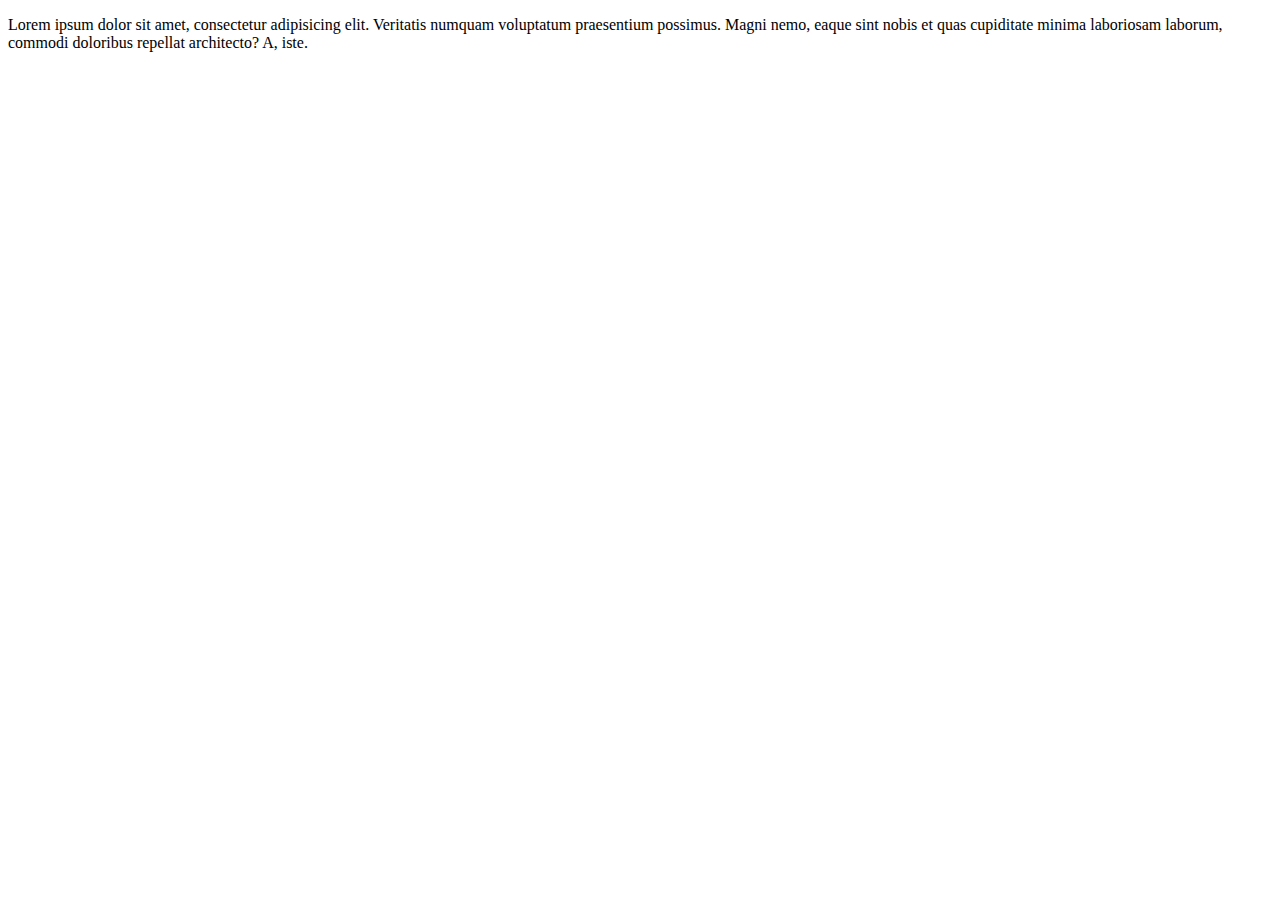
<file: KFU_ITIS-work/index.html>
<!DOCTYPE html>
<html lang="en">
  <head>
    <meta charset="UTF-8" />
    <meta http-equiv="X-UA-Compatible" content="IE=edge" />
    <meta name="viewport" content="width=device-width, initial-scale=1.0" />
    <title>KFU TASKS</title>
  </head>
  <body>
    <p>
      Lorem ipsum dolor sit amet, consectetur adipisicing elit. Veritatis
      numquam voluptatum praesentium possimus. Magni nemo, eaque sint nobis et
      quas cupiditate minima laboriosam laborum, commodi doloribus repellat
      architecto? A, iste.
    </p>
    <script src="./39_this.js"></script>
  </body>
</html>
</file>
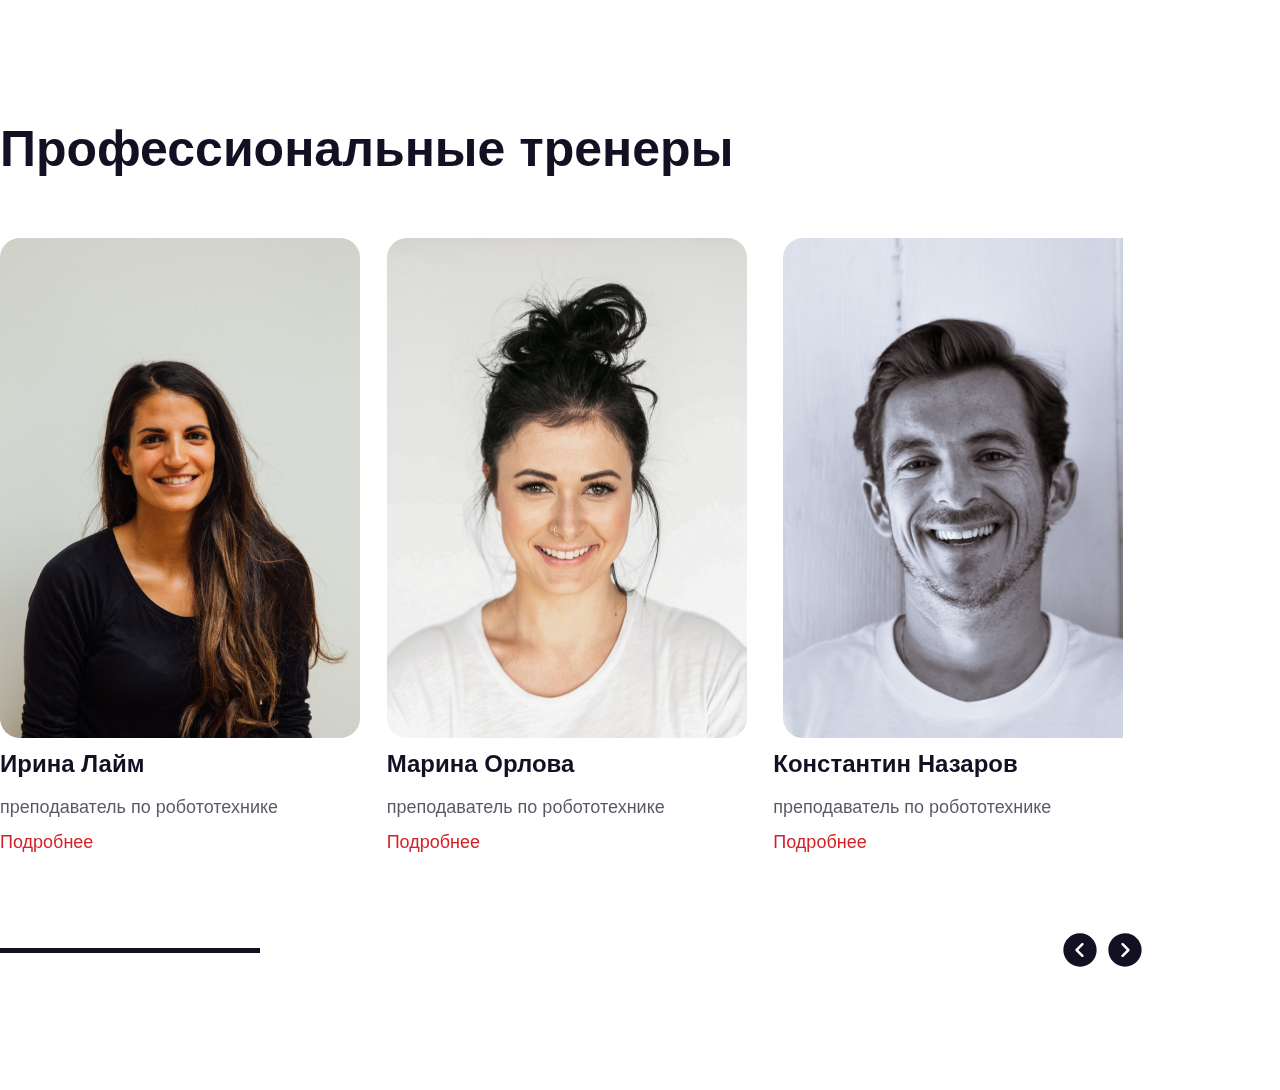
<file: KFU_ITIS-work/41_dom.js/index.html>
<!DOCTYPE html>
<html lang="en">
  <head>
    <meta charset="UTF-8" />
    <meta http-equiv="X-UA-Compatible" content="IE=edge" />
    <meta name="viewport" content="width=device-width, initial-scale=1.0" />
    <link rel="stylesheet" href="../style.comp.css">
    <title>DOM.LESSON-41</title>
  </head>
  <body>
    <section class="coaches">
      <h2>Профессиональные тренеры</h2>
      <section class="coaches__slider">
        <div class="coaches__slider_tracker">
          <article class="coaches__slider_coach">
            <figure>
              <img src="../img/irina.png" alt="irina.png" />
              <figcaption>Ирина Лайм</figcaption>
            </figure>
            <span>преподаватель по робототехнике</span>
            <a href="/" id="1">Подробнее </a>
          </article>
          <article class="coaches__slider_coach">
            <figure>
              <img src="../img/marina.png" alt="marina.png" />
              <figcaption>Марина Орлова</figcaption>
            </figure>
            <span>преподаватель по робототехнике</span>
            <a href="/" id="2">Подробнее </a>
          </article>
          <article class="coaches__slider_coach">
            <figure>
              <img src="../img/kosty.png" alt="kosty.png" />
              <figcaption>Константин Назаров</figcaption>
            </figure>
            <span>преподаватель по робототехнике</span>
            <a href="/" id="3">Подробнее </a>
          </article>
          <article class="coaches__slider_coach">
            <figure>
              <img src="../img/lisa.png" alt="lisa.png" />
              <figcaption>Лиза Весенняя</figcaption>
            </figure>
            <span>преподаватель по робототехнике</span>
            <a href="/" id="4">Подробнее </a>
          </article>
          <article class="coaches__slider_coach">
            <figure>
              <img src="../img/max.png" alt="max.png" />
              <figcaption>Максим Петров</figcaption>
            </figure>
            <span>преподаватель по программированию</span>
            <a href="/" id="5">Подробнее </a>
          </article>
        </div>
      </section>
      <div class="coaches__controls">
        <hr />
        <div class="coaches__controls_arrows">
          <img src="../icons/next.svg" alt="prev" id="prev" />
          <img src="../icons/next.svg" alt="next" id="next" />
        </div>
      </div>
    </section>
    
    <script src="./41_dom.js"></script>
  </body>
</html>
</file>
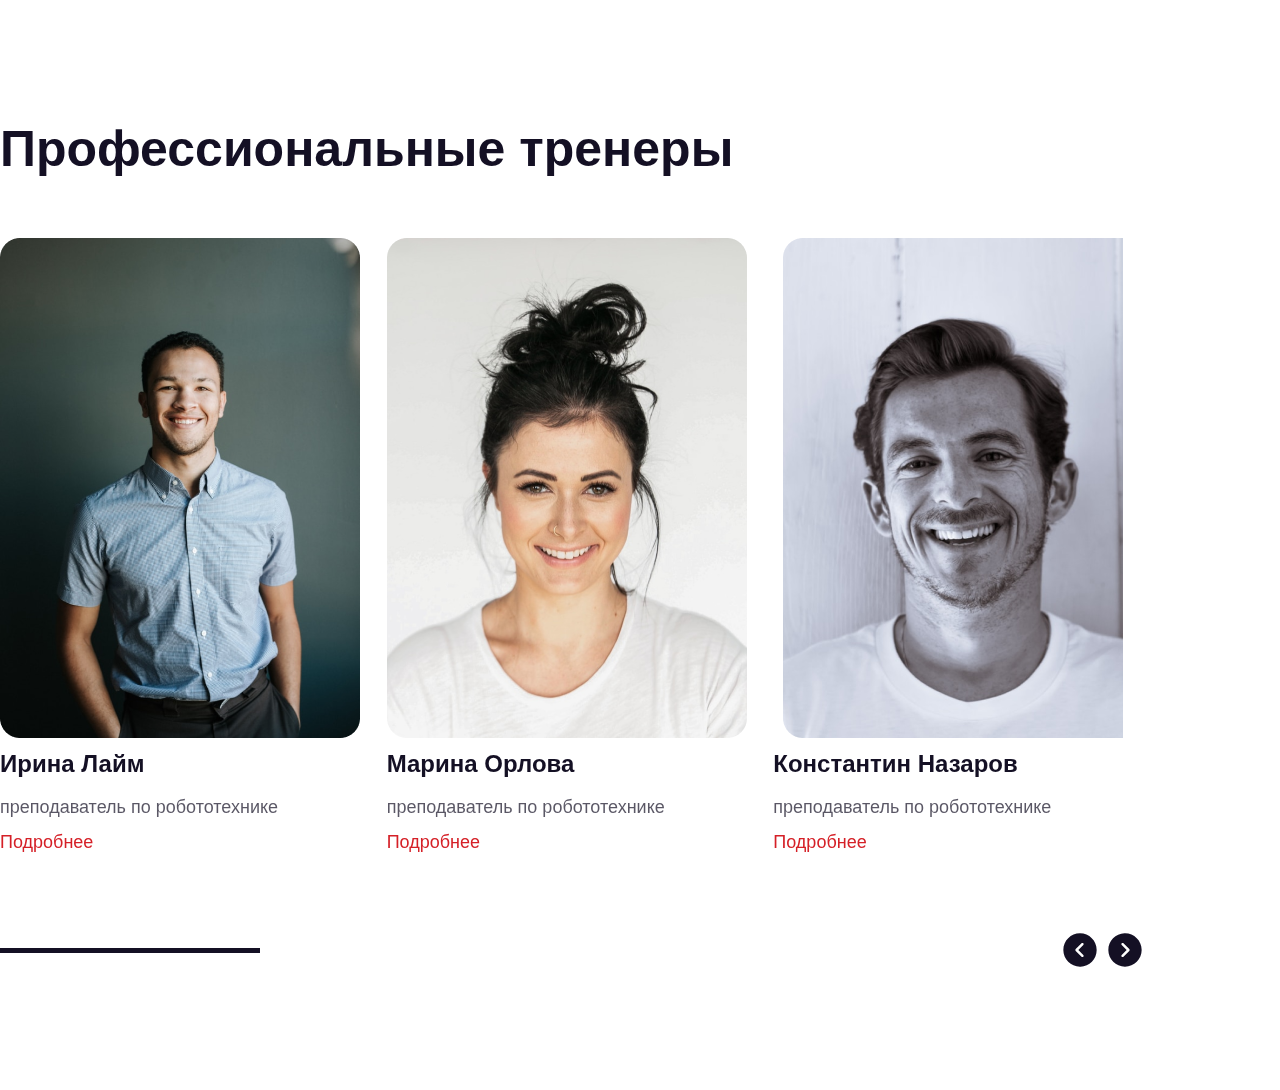
<file: KFU_ITIS-work/42_dom.js/index.html>
<!DOCTYPE html>
<html lang="en">
  <head>
    <meta charset="UTF-8" />
    <meta http-equiv="X-UA-Compatible" content="IE=edge" />
    <meta name="viewport" content="width=device-width, initial-scale=1.0" />
    <link rel="stylesheet" href="../style.comp.css" />
    <title>DOM.LESSON-42</title>
  </head>
  <body>
    <section class="coaches">
      <h2 data-info="title">Профессиональные тренеры</h2>
      <section class="coaches__slider">
        <div class="coaches__slider_tracker">
          <article class="coaches__slider_coach">
            <figure>
              <img src="../img/irina.png" alt="irina.png" />
              <figcaption>Ирина Лайм</figcaption>
            </figure>
            <span>преподаватель по робототехнике</span>
            <a href="./" id="1">Подробнее </a>
          </article>
          <article class="coaches__slider_coach">
            <figure>
              <img src="../img/marina.png" alt="marina.png" />
              <figcaption>Марина Орлова</figcaption>
            </figure>
            <span>преподаватель по робототехнике</span>
            <a href="./" id="2">Подробнее </a>
          </article>
          <article class="coaches__slider_coach">
            <figure>
              <img src="../img/kosty.png" alt="kosty.png" />
              <figcaption>Константин Назаров</figcaption>
            </figure>
            <span>преподаватель по робототехнике</span>
            <a href="./" id="3">Подробнее </a>
          </article>
          <article class="coaches__slider_coach">
            <figure>
              <img src="../img/lisa.png" alt="lisa.png" />
              <figcaption>Лиза Весенняя</figcaption>
            </figure>
            <span>преподаватель по робототехнике</span>
            <a href="./" id="4">Подробнее </a>
          </article>
          <article class="coaches__slider_coach">
            <figure>
              <img src="../img/max.png" alt="max.png" />
              <figcaption>Максим Петров</figcaption>
            </figure>
            <span>преподаватель по программированию</span>
            <a href="./" id="5">Подробнее </a>
          </article>
        </div>
      </section>
      <div class="coaches__controls">
        <hr />
        <div class="coaches__controls_arrows">
          <img src="../icons/next.svg" alt="prev" id="prev" />
          <img src="../icons/next.svg" alt="next" id="next" />
        </div>
      </div>
    </section>

    <script src="./42_dom.js"></script>
  </body>
</html>
</file>
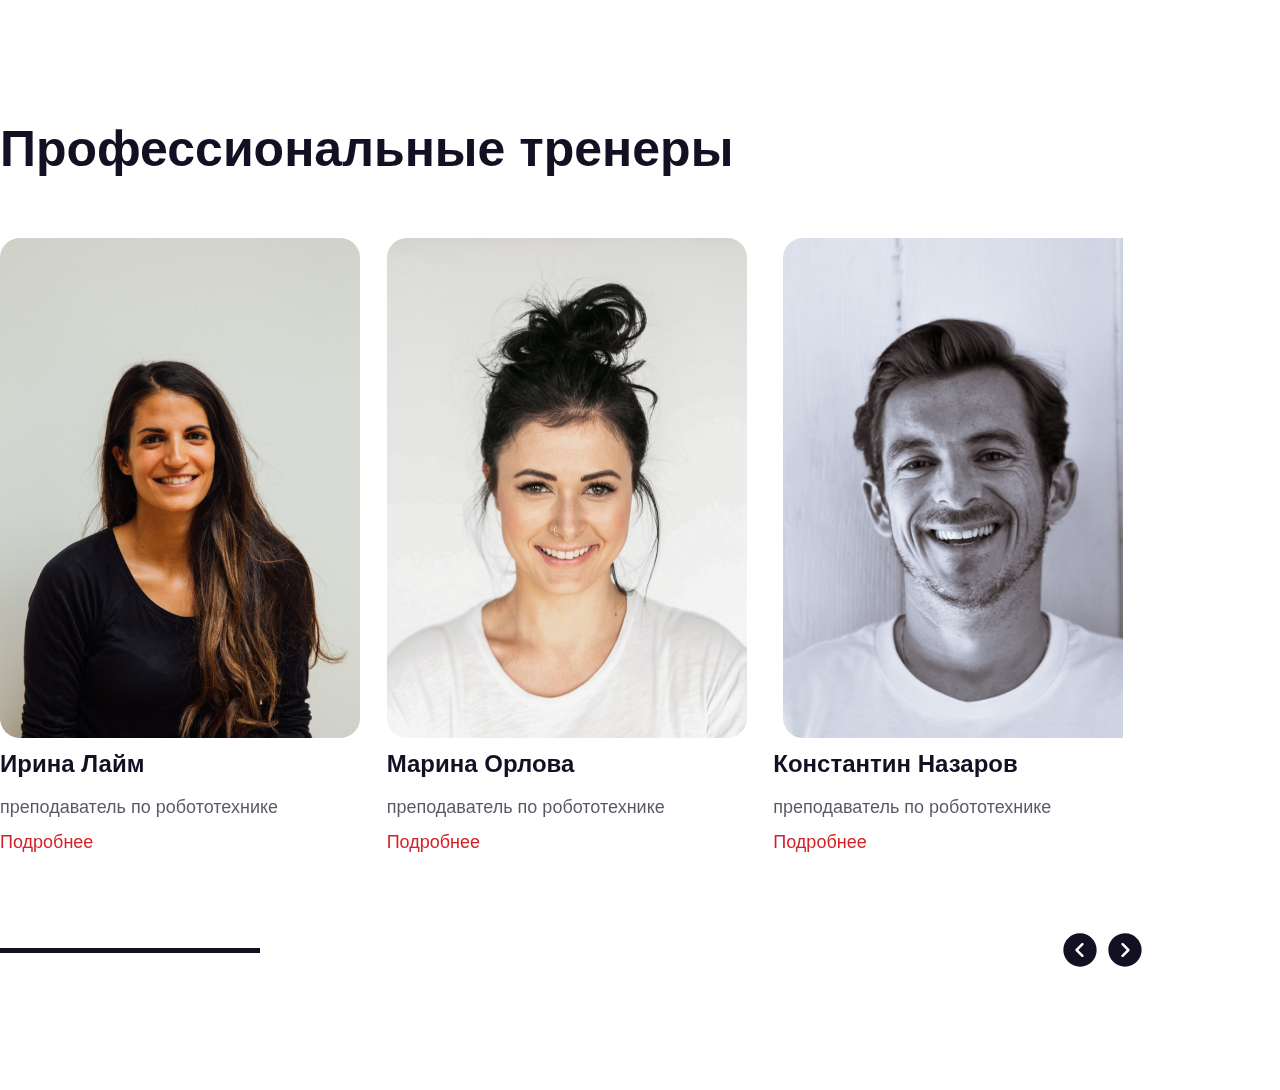
<file: KFU_ITIS-work/43_44_dom.js/index.html>
<!DOCTYPE html>
<html lang="en">
  <head>
    <meta charset="UTF-8" />
    <meta http-equiv="X-UA-Compatible" content="IE=edge" />
    <meta name="viewport" content="width=device-width, initial-scale=1.0" />
    <link rel="stylesheet" href="../style.comp.css" />
    <style>
      .coaches__slider_coach.dynamic {
        background-color: teal;
        color: red;
      }
    </style>
    <title>DOM.LESSON-43-44</title>
  </head>
  <body>
    <section class="coaches">
      <h2 data-info="title">Профессиональные тренеры</h2>
      <section class="coaches__slider">
        <div class="coaches__slider_tracker">
          <article class="coaches__slider_coach">
            <figure>
              <img src="../img/irina.png" alt="irina.png" />
              <figcaption>Ирина Лайм</figcaption>
            </figure>
            <span>преподаватель по робототехнике</span>
            <a href="./" id="1">Подробнее </a>
          </article>
          <article class="coaches__slider_coach">
            <figure>
              <img src="../img/marina.png" alt="marina.png" />
              <figcaption>Марина Орлова</figcaption>
            </figure>
            <span>преподаватель по робототехнике</span>
            <a href="./" id="2">Подробнее </a>
          </article>
          <article class="coaches__slider_coach">
            <figure>
              <img src="../img/kosty.png" alt="kosty.png" />
              <figcaption>Константин Назаров</figcaption>
            </figure>
            <span>преподаватель по робототехнике</span>
            <a href="./" id="3">Подробнее </a>
          </article>
          <article class="coaches__slider_coach">
            <figure>
              <img src="../img/lisa.png" alt="lisa.png" />
              <figcaption>Лиза Весенняя</figcaption>
            </figure>
            <span>преподаватель по робототехнике</span>
            <a href="./" id="4">Подробнее </a>
          </article>
          <article class="coaches__slider_coach">
            <figure>
              <img src="../img/max.png" alt="max.png" />
              <figcaption>Максим Петров</figcaption>
            </figure>
            <span>преподаватель по программированию</span>
            <a href="./" id="5">Подробнее </a>
          </article>
        </div>
      </section>
      <div class="coaches__controls">
        <hr />
        <div class="coaches__controls_arrows">
          <img src="../icons/next.svg" alt="prev" id="prev" />
          <img src="../icons/next.svg" alt="next" id="next" />
        </div>
      </div>
    </section>

    <script src="./43_44_dom.js"></script>
  </body>
</html>
</file>
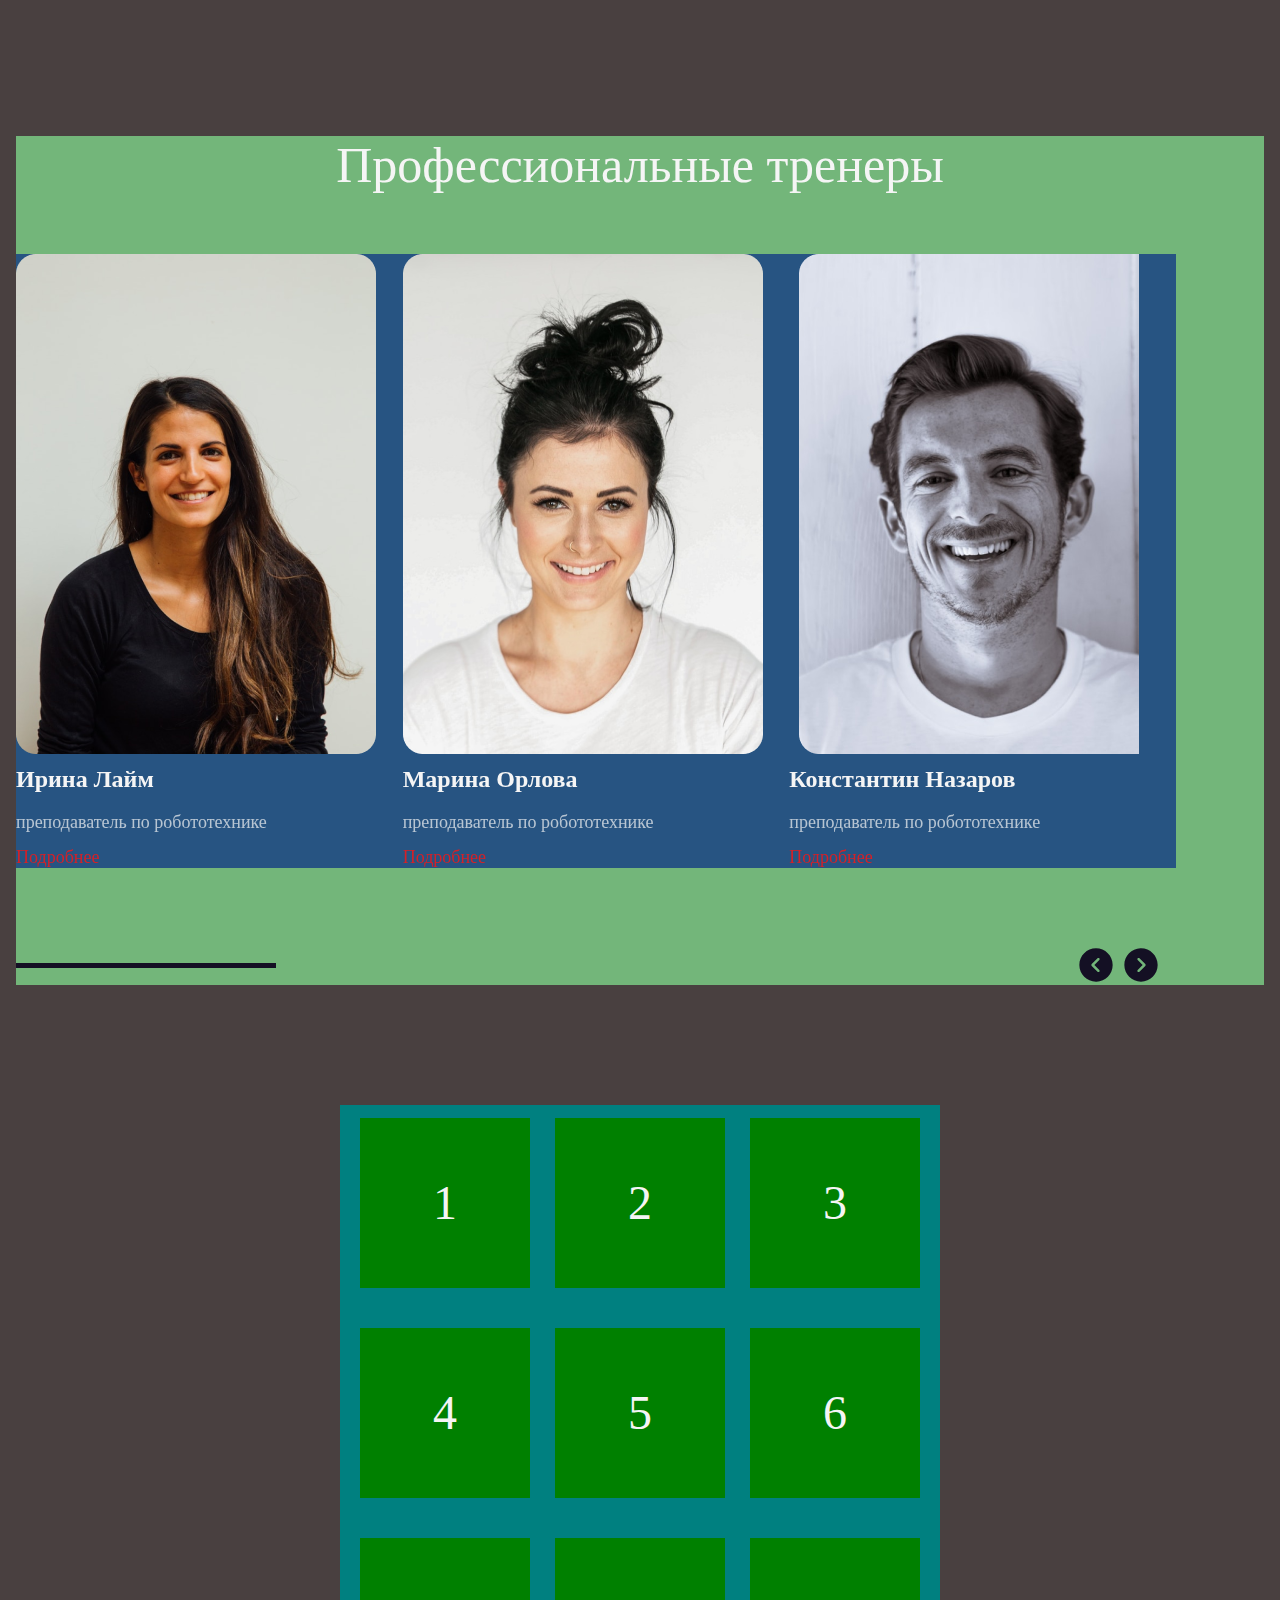
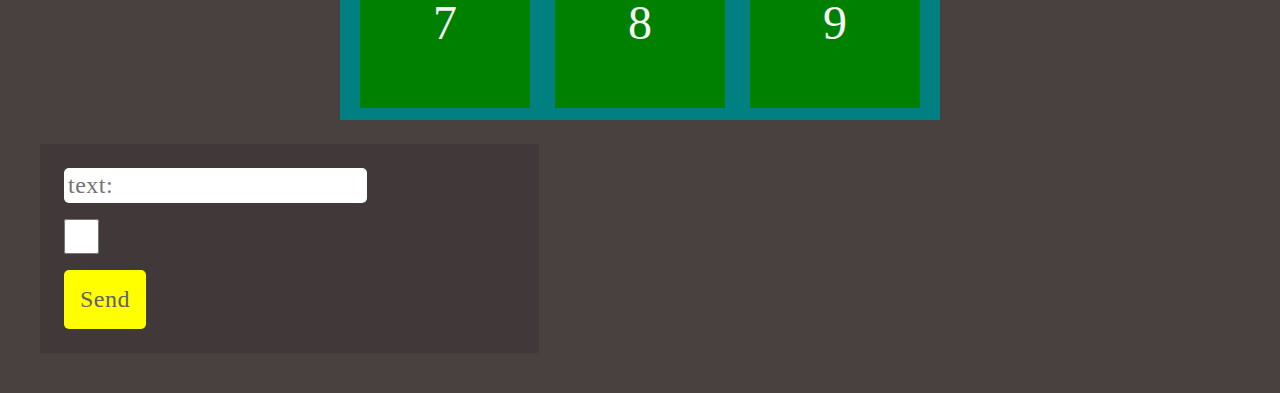
<file: KFU_ITIS-work/45_dom.js/index.html>
<!DOCTYPE html>
<html lang="en">
  <head>
    <meta charset="UTF-8" />
    <meta http-equiv="X-UA-Compatible" content="IE=edge" />
    <meta name="viewport" content="width=device-width, initial-scale=1.0" />
    <link rel="stylesheet" href="../style.comp.css" />
    <link rel="stylesheet" href="./style.min.css" />
    <style>
      .coaches {
        background-color: rgb(115, 182, 122);
      }

      .coaches__slider_tracker {
        background-color: rgb(39, 84, 130);
      }
    </style>
    <title>DOM.LESSON-45-46</title>
  </head>
  <body>
    <section class="coaches">
      <h2 data-info="title">Профессиональные тренеры</h2>
      <section class="coaches__slider">
        <div class="coaches__slider_tracker">
          <article class="coaches__slider_coach">
            <figure>
              <img src="../img/irina.png" alt="irina.png" />
              <figcaption>Ирина Лайм</figcaption>
            </figure>
            <span>преподаватель по робототехнике</span>
            <a href="./" id="1">Подробнее </a>
          </article>
          <article class="coaches__slider_coach">
            <figure>
              <img src="../img/marina.png" alt="marina.png" />
              <figcaption>Марина Орлова</figcaption>
            </figure>
            <span>преподаватель по робототехнике</span>
            <a href="./" id="2">Подробнее </a>
          </article>
          <article class="coaches__slider_coach">
            <figure>
              <img src="../img/kosty.png" alt="kosty.png" />
              <figcaption>Константин Назаров</figcaption>
            </figure>
            <span>преподаватель по робототехнике</span>
            <a href="./" id="3">Подробнее </a>
          </article>
          <article class="coaches__slider_coach">
            <figure>
              <img src="../img/lisa.png" alt="lisa.png" />
              <figcaption>Лиза Весенняя</figcaption>
            </figure>
            <span>преподаватель по робототехнике</span>
            <a href="./" id="4">Подробнее </a>
          </article>
          <article class="coaches__slider_coach">
            <figure>
              <img src="../img/max.png" alt="max.png" />
              <figcaption>Максим Петров</figcaption>
            </figure>
            <span>преподаватель по программированию</span>
            <a href="./" id="5">Подробнее </a>
          </article>
        </div>
      </section>
      <div class="coaches__controls">
        <hr />
        <div class="coaches__controls_arrows">
          <img src="../icons/next.svg" alt="prev" id="prev" />
          <img src="../icons/next.svg" alt="next" id="next" />
        </div>
      </div>
    </section>

    <!-- СМОТРИМ ПАТТЕРН ДЕЛЕГИРОВАНИЯ -->
    <section class="squares">
      <!-- Render -->
    </section>

    <!-- ФОРМА И СОБЫТИЯ -->
    <form action="" id="form">
      <p><input type="text" placeholder="text:" id='text'/></p>
      <p><input type="checkbox" id='checkbox'/></p>
      <p><button>send</button></p>
    </form>

    <script src="./45_46_dom.js" type="module"></script>
  </body>
</html>
</file>
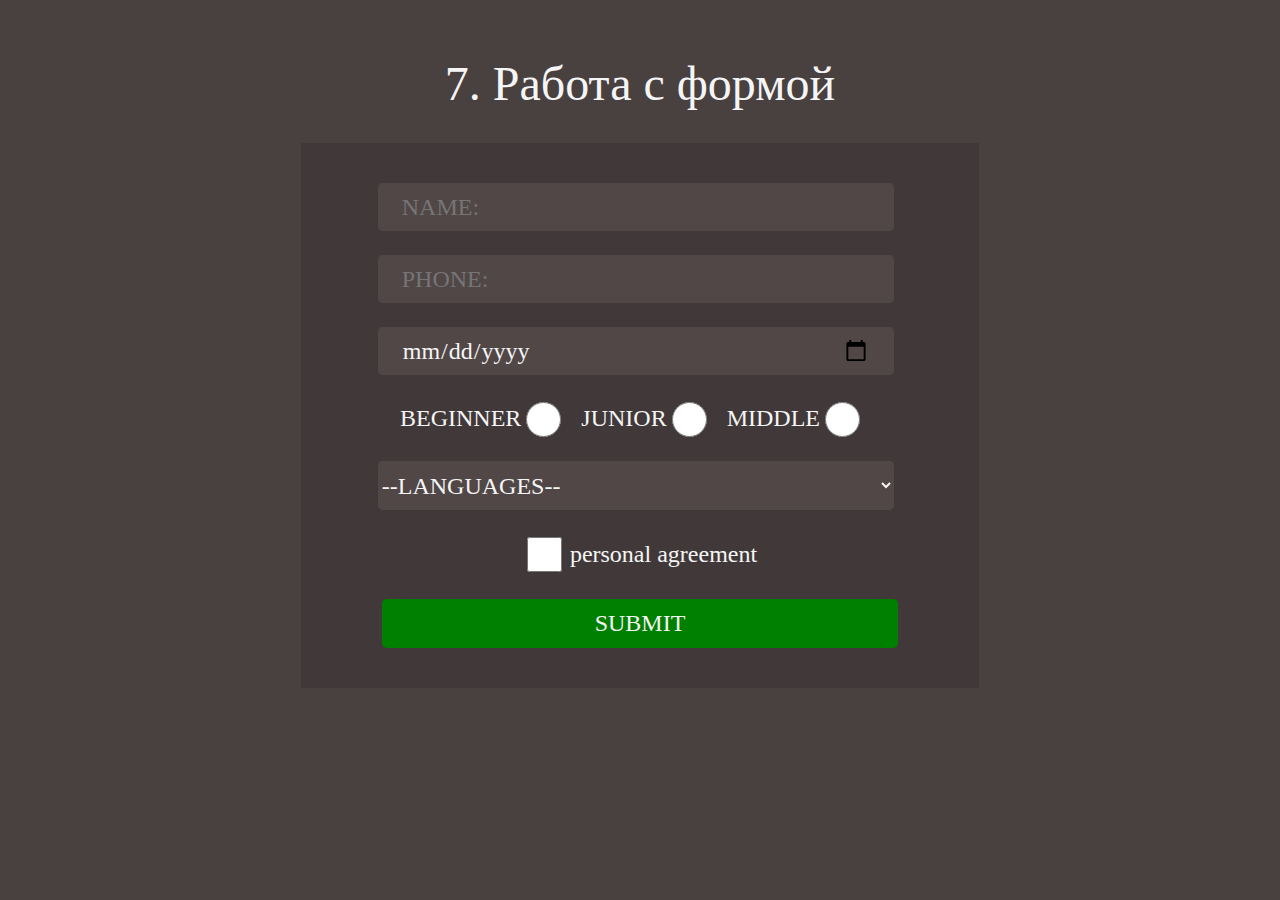
<file: KFU_ITIS-work/47_dom.js/index.html>
<!DOCTYPE html>
<html lang="en">
  <head>
    <meta charset="UTF-8" />
    <meta http-equiv="X-UA-Compatible" content="IE=edge" />
    <meta name="viewport" content="width=device-width, initial-scale=1.0" />
    <link rel="stylesheet" href="style.min.css" />
     <title>DOM.LESSON-47</title>
  </head>
  <body class="bo">    
    <h1>7. Работа с формой</h1>

    <form action="" class="form" id="form">
      <p>
        <label for="text">
          <input
            type="text"
            placeholder="NAME:"
            size="10"
            autofocus
            name="login"
            id="text"
          />
        </label>
      </p>
      <p>
        <label for="number">
          <input
            type="tel"
            placeholder="PHONE:"
            maxlength="11"
            tab="2"
            name="tel"
          />
        </label>
      </p>
      <p>
        <input type="date" name="date" tab="3" />
      </p>
      <p class="radio__p">
        <label for="radio1">
          <span>BEGINNER</span>
          <input
            type="radio"
            id="radio1"
            name="radio"
            tab="4"
            value="BEGINNER"
          />
        </label>
        <label for="radio2">
          <span>JUNIOR</span>
          <input type="radio" id="radio2" name="radio" tab="5" value="JUNIOR" />
        </label>
        <label for="radio3">
          <span>MIDDLE</span>
          <input type="radio" id="radio3" name="radio" tab="6" value="MIDDLE" />
        </label>
      </p>
      <p>
        <select name="select" tab="7">
          <option value="" selected>--LANGUAGES--</option>
          <option value="js">JAVASCRIPT</option>
          <option value="html">HTML</option>
          <option value="css">CSS</option>
          <option value="react">REACT</option>
        </select>
      </p>
      <p>
        <label for="checkbox">
          <input type="checkbox" name="checkbox" tab="8" />
          <span>personal agreement</span>
        </label>
      </p>
      <p>
        <input type="submit" name="submit" value="SUBMIT" tab="7" />
      </p>
    </form>

    <script src="./47_dom.js"></script>
  </body>
</html>
</file>
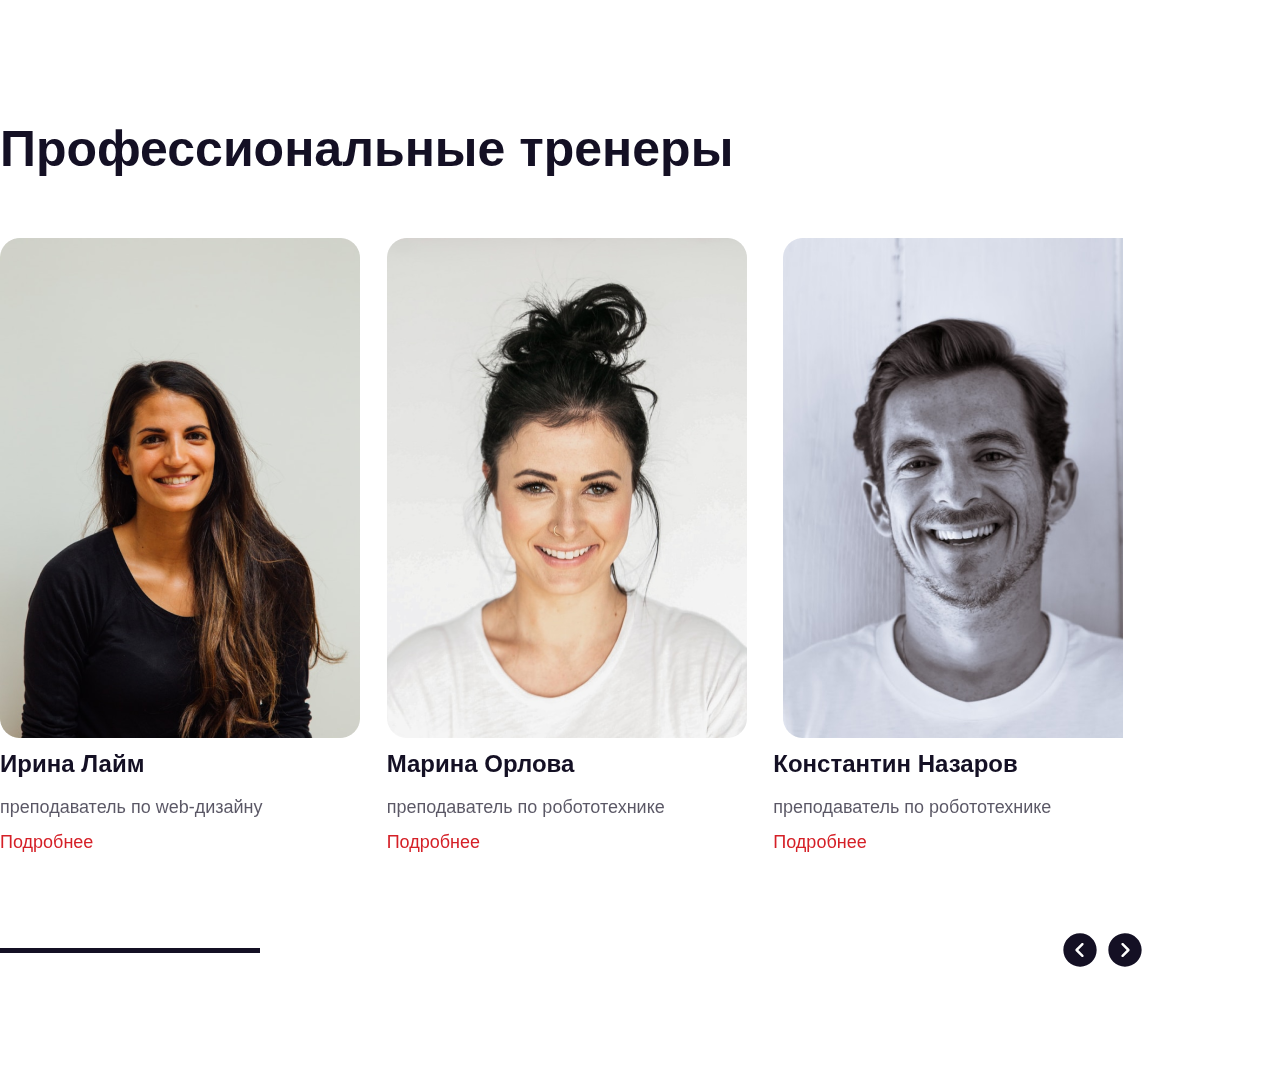
<file: KFU_ITIS-work/50_dom.js/index.html>
<!DOCTYPE html>
<html lang="en">
  <head>
    <meta charset="UTF-8" />
    <meta http-equiv="X-UA-Compatible" content="IE=edge" />
    <meta name="viewport" content="width=device-width, initial-scale=1.0" />
    <link rel="stylesheet" href="../style.comp.css" />
     <title>DOM.LESSON-50</title>
  </head>
  <body>
    <section class="coaches">
      <h2 data-info="title">Профессиональные тренеры</h2>
      <section class="coaches__slider">
        <div class="coaches__slider_tracker">
          <!-- <article class="coaches__slider_coach">
            <figure>
              <img src="../img/irina.png" alt="irina.png" />
              <figcaption>Ирина Лайм</figcaption>
            </figure>
            <span>преподаватель по робототехнике</span>
            <a href="./" id="1">Подробнее </a>
          </article>
          <article class="coaches__slider_coach">
            <figure>
              <img src="../img/marina.png" alt="marina.png" />
              <figcaption>Марина Орлова</figcaption>
            </figure>
            <span>преподаватель по робототехнике</span>
            <a href="./" id="2">Подробнее </a>
          </article>
          <article class="coaches__slider_coach">
            <figure>
              <img src="../img/kosty.png" alt="kosty.png" />
              <figcaption>Константин Назаров</figcaption>
            </figure>
            <span>преподаватель по робототехнике</span>
            <a href="./" id="3">Подробнее </a>
          </article>
          <article class="coaches__slider_coach">
            <figure>
              <img src="../img/lisa.png" alt="lisa.png" />
              <figcaption>Лиза Весенняя</figcaption>
            </figure>
            <span>преподаватель по робототехнике</span>
            <a href="./" id="4">Подробнее </a>
          </article>
          <article class="coaches__slider_coach">
            <figure>
              <img src="../img/max.png" alt="max.png" />
              <figcaption>Максим Петров</figcaption>
            </figure>
            <span>преподаватель по программированию</span>
            <a href="./" id="5">Подробнее </a>
          </article> -->
        </div>
      </section>
      <div class="coaches__controls">
        <hr />
        <div class="coaches__controls_arrows">
          <img src="../icons/next.svg" alt="prev" id="prev" />
          <img src="../icons/next.svg" alt="next" id="next" />
        </div>
      </div>
    </section>

    <script src="./50_dom.js" type="module"></script>
  </body>
</html>
</file>
<file: KFU_ITIS-work/style.comp.css>
* {
  -webkit-box-sizing: border-box;
  box-sizing: border-box;
  padding: 0px;
  margin: 0px;
}
:root {
  --app-18-fs: 18px;
  --app-20-fs: 20px;
  --app-30-fs: 30px;
  --app-36-fs: 36px;
  --app-50-fs: 50px;
  --app-60-fs: 60px;
  --app-70-fs: 70px;
  --app-red-color: #d52027;
  --app-text-color: #141024;
  --app-violet-color: #141024;
  --app-white-color: #fff;
  --app-ph-color: #282944;
  --app-600-fw: 600;
  --app-400-fw: 400;
  --app-5-br: 5px;
}
h1 {
  font-size: var(--app-70-fs);
  font-weight: var(--app-600-fw);
}
h2 {
  font-size: var(--app-50-fs);
  font-weight: var(--app-600-fw);
}
h3 {
  font-size: var(--app-30-fs);
  font-weight: var(--app-400-fw);
  line-height: 48px;
  width: 891px;
}
h4 {
  font-size: 24px;
  font-weight: var(--app-600-fw);
  line-height: 35.4px;
}
a {
  text-decoration: none;
  color: inherit;
}
a:hover {
  color: var(--app-ph-color);
}
ul {
  list-style-position: inside;
  list-style-type: none;
}
button,
input {
  outline: none;
  border: none;
  border-radius: var(--app-5-br);
  font-family: inherit;
  color: var(--app-white-color);
  letter-spacing: 0.5px;
  cursor: pointer;
}
body {
  font-family: "Jost", sans-serif;
  font-size: var(--app-30-fs);
  color: var(--app-violet-color);
}
section {
  background-color: rgba(0, 0, 0, 0);
}
.container {
  width: 1160px;
  margin: 0 auto;
  background: -webkit-gradient(
    linear,
    right top,
    left bottom,
    color-stop(50%, var(--app-white-color)),
    to(#71ffff)
  );
  background: linear-gradient(
    to bottom left,
    var(--app-white-color) 50%,
    #71ffff
  );
}
.redButton {
  background-color: var(--app-red-color);
  height: 79px;
  width: 280px;
  font-weight: var(--app-400-fw);
  font-size: var(--app-18-fs);
}
.digit {
  font-size: var(--app-70-fs);
  line-height: 112px;
  font-weight: var(--app-600-fw);
}
.ellipse {
  border-radius: 50%;
  border: 80px solid var(--app-white-color);
  width: 783px;
  height: 783px;
  margin-bottom: 100px;
}
.level {
  width: 151px;
  height: 48px;
  font-weight: var(--app-600-fw);
  font-size: var(--app-30-fs);
  line-height: 160%;
  text-align: center;
}
.phone {
  font-weight: var(--app-600-fw);
  font-size: var(--app-30-fs);
  line-height: 48px;
  text-align: right;
  height: 48px;
}
.header {
  background-color: var(--app-violet-color);
  height: 1080px;
  color: var(--app-white-color);
  position: relative;
}
.header__container {
  background: none;
}
.header__flex {
  width: calc(100% - 200px);
  margin: 0 auto;
  height: 108px;
  display: -webkit-box;
  display: -ms-flexbox;
  display: flex;
  -webkit-box-align: center;
  -ms-flex-align: center;
  align-items: center;
  -webkit-box-pack: justify;
  -ms-flex-pack: justify;
  justify-content: space-between;
  background: none;
}
.header__flex_logo {
  font-weight: var(--app-600-fw);
  font-size: var(--app-30-fs);
  line-height: 48px;
}
.header nav {
  width: 324px;
  height: 32px;
}
.header__nav {
  display: -webkit-box;
  display: -ms-flexbox;
  display: flex;
  -webkit-box-align: center;
  -ms-flex-align: center;
  align-items: center;
  -webkit-box-pack: justify;
  -ms-flex-pack: justify;
  justify-content: space-between;
  line-height: 32px;
}
.header__nav_link {
  font-size: var(--app-20-fs);
}
.header__title {
  margin-top: 236px;
  width: 516px;
}
.header__title h1 {
  height: 112px;
}
.header__title_desc {
  display: inline-block;
  font-weight: var(--app-400-fw);
  font-size: var(--app-20-fs);
  line-height: 32px;
  width: 478px;
  margin-top: var(--app-20-fs);
}
.header__title_btn {
  width: 260px;
  font-size: var(--app-18-fs);
  font-weight: var(--app-400-fw);
  text-align: center;
  line-height: 28.8px;
  margin-top: 50px;
}
.header__image {
  position: absolute;
  width: 783px;
  height: 917.48px;
  left: 924px;
  top: 162.52px;
  text-align: center;
}
.header__image img {
  position: absolute;
  top: 0px;
  left: 50%;
  -webkit-transform: translateX(-50%);
  transform: translateX(-50%);
}
.achievements {
  margin: 120px 0px;
}
.achievements .digit {
  color: var(--app-red-color);
}
.achievements__stat {
  display: -webkit-box;
  display: -ms-flexbox;
  display: flex;
  -webkit-box-align: center;
  -ms-flex-align: center;
  align-items: center;
  -webkit-box-pack: justify;
  -ms-flex-pack: justify;
  justify-content: space-between;
  margin-top: var(--app-60-fs);
}
.achievements__stat_item {
  width: 260px;
}
.achievements__stat_item span {
  display: inline-block;
  font-weight: var(--app-400-fw);
  font-size: var(--app-18-fs);
  opacity: 0.7;
  line-height: 28.8px;
}
.credits {
  padding: 100px 0px;
}
.credits__flex {
  margin-top: 60px;
  display: -webkit-box;
  display: -ms-flexbox;
  display: flex;
  -webkit-box-align: center;
  -ms-flex-align: center;
  align-items: center;
  -webkit-box-pack: justify;
  -ms-flex-pack: justify;
  justify-content: space-between;
  position: relative;
}
.credits__flex_item {
  width: 360px;
  text-align: left;
}
.credits__flex_item h4 {
  font-size: 1.5rem;
}
.credits__flex_item span {
  display: inline-block;
  font-weight: var(--app-400-fw);
  font-size: var(--app-18-fs);
  opacity: 0.7;
  line-height: 28.8px;
  margin-top: var(--app-20-fs);
}
.credits__flex_item:last-child h4 {
  width: 105px;
  position: relative;
}
.credits__flex_item:last-child h4::after {
  content: "i";
  width: 24px;
  height: 24px;
  position: absolute;
  top: -0.5rem;
  right: -2rem;
  font-weight: 400;
  opacity: 0.7;
  display: -webkit-box;
  display: -ms-flexbox;
  display: flex;
  -webkit-box-align: center;
  -ms-flex-align: center;
  align-items: center;
  -webkit-box-pack: justify;
  -ms-flex-pack: justify;
  justify-content: space-between;
  -webkit-box-pack: center;
  -ms-flex-pack: center;
  justify-content: center;
}
.credits__flex_warn {
  display: inline-block;
  top: 0px;
  right: 2px;
  padding: 15px 20px;
  gap: 10px;
  font-size: 16px;
  font-weight: var(--app-400-fw);
  position: absolute;
  width: 255px;
  height: 56px;
  -webkit-box-shadow: 0px 2px 8px rgba(20, 16, 36, 0.1);
  box-shadow: 0px 2px 8px rgba(20, 16, 36, 0.1);
  border-radius: 5px;
  -webkit-transform: translateY(-102%);
  transform: translateY(-102%);
}
.coaches {
  margin: 120px 0px;
}
.coaches__slider {
  margin-top: 60px;
  width: 1160px;
  overflow-x: hidden;
}
.coaches__slider_tracker {
  display: -webkit-box;
  display: -ms-flexbox;
  display: flex;
  -webkit-box-pack: start;
  -ms-flex-pack: start;
  justify-content: flex-start;
  width: 200%;
  will-change: transform;
  -webkit-transition: -webkit-transform 0.3s ease-out;
  transition: -webkit-transform 0.3s ease-out;
  transition: transform 0.3s ease-out;
  transition: transform 0.3s ease-out, -webkit-transform 0.3s ease-out;
  -webkit-box-align: start;
  -ms-flex-align: start;
  align-items: start;
}
.coaches__slider_coach {
  width: 360px;
  display: -webkit-box;
  display: -ms-flexbox;
  display: flex;
  -webkit-box-orient: vertical;
  -webkit-box-direction: normal;
  -ms-flex-direction: column;
  flex-direction: column;
  -webkit-box-align: stretch;
  -ms-flex-align: stretch;
  align-items: stretch;
  -webkit-box-pack: center;
  -ms-flex-pack: center;
  justify-content: center;
  margin-right: 26.66px;
}
.coaches__slider_coach figure {
  width: 100%;
}
.coaches__slider_coach figcaption {
  font-weight: var(--app-600-fw);
  font-size: 24px;
  line-height: 38.4px;
  margin-bottom: 10px;
}
.coaches__slider_coach img {
  width: 100%;
  height: 500px;
  -o-object-fit: contain;
  object-fit: contain;
}
.coaches__slider_coach span {
  display: inline-block;
  font-weight: var(--app-400-fw);
  font-size: var(--app-18-fs);
  opacity: 0.7;
  line-height: 28.8px;
  margin-bottom: 10px;
}
.coaches__slider_coach a {
  font-weight: var(--app-400-fw);
  font-size: var(--app-18-fs);
  color: var(--app-red-color);
}
.coaches__slider_coach a:hover {
  color: var(--app-ph-color);
}
.coaches__controls {
  margin-top: 77px;
  display: -webkit-box;
  display: -ms-flexbox;
  display: flex;
  -webkit-box-align: center;
  -ms-flex-align: center;
  align-items: center;
  height: 40px;
}
.coaches__controls hr {
  background-color: var(--app-violet-color);
  width: 260px;
  height: 5px;
  border: none;
}
.coaches__controls_arrows {
  margin-left: 800px;
  display: -webkit-box;
  display: -ms-flexbox;
  display: flex;
  -webkit-box-align: center;
  -ms-flex-align: center;
  align-items: center;
}
.coaches__controls_arrows img {
  margin-right: 5px;
}
.coaches__controls_arrows img:last-child {
  -webkit-transform: rotateZ(180deg);
  transform: rotateZ(180deg);
  cursor: pointer;
}
.offers {
  padding: 120px 0px;
}
.offers__flex {
  margin-top: 60px;
  display: -webkit-box;
  display: -ms-flexbox;
  display: flex;
  -webkit-box-align: center;
  -ms-flex-align: center;
  align-items: center;
  -webkit-box-pack: justify;
  -ms-flex-pack: justify;
  justify-content: space-between;
  -webkit-box-align: stretch;
  -ms-flex-align: stretch;
  align-items: stretch;
}
.offers__flex_item {
  width: 360px;
  display: -webkit-box;
  display: -ms-flexbox;
  display: flex;
  -webkit-box-orient: vertical;
  -webkit-box-direction: normal;
  -ms-flex-direction: column;
  flex-direction: column;
  -webkit-box-align: center;
  -ms-flex-align: center;
  align-items: center;
  -webkit-box-pack: justify;
  -ms-flex-pack: justify;
  justify-content: space-between;
  border: 1px solid rgba(20, 16, 36, 0.2);
  border-radius: 20px;
  padding: 40px;
  -webkit-transition: all 0.2s ease-out;
  transition: all 0.2s ease-out;
}
.offers__flex_item .digit {
  font-size: var(--app-50-fs);
  margin-bottom: 20px;
}
.offers__flex_item span {
  display: inline-block;
  font-weight: var(--app-400-fw);
  font-size: var(--app-18-fs);
  opacity: 0.7;
  line-height: 28.8px;
  width: 250px;
  text-align: center;
  margin-bottom: 60px;
}
.offers__flex_item:hover {
  color: var(--app-white-color);
  background-color: var(--app-violet-color);
  -webkit-transform: scale(1.08);
  transform: scale(1.08);
}
.footer {
  height: 619px;
  padding: 87px;
  color: var(--app-white-color);
  position: relative;
  overflow: hidden;
  background-color: var(--app-red-color);
}
.footer__flex {
  display: -webkit-box;
  display: -ms-flexbox;
  display: flex;
  -webkit-box-align: center;
  -ms-flex-align: center;
  align-items: center;
  -webkit-box-pack: justify;
  -ms-flex-pack: justify;
  justify-content: space-between;
  -webkit-box-pack: center;
  -ms-flex-pack: center;
  justify-content: center;
  -webkit-box-align: start;
  -ms-flex-align: start;
  align-items: start;
  background: none;
}
.footer__discount {
  margin-top: 19px;
  width: 467px;
  margin-right: 67px;
}
.footer__discount h3 {
  font-size: 36px;
  line-height: 48px;
  font-weight: var(--app-600-fw);
  width: 100%;
}
.footer__discount span {
  display: inline-block;
  font-weight: var(--app-400-fw);
  font-size: var(--app-18-fs);
  opacity: 0.7;
  line-height: 28.8px;
  font-size: var(--app-20-fs);
  margin-top: var(--app-20-fs);
}
.footer__form {
  width: 500px;
}
.footer__form input {
  display: inline-block;
  width: 100%;
  height: 64px;
  margin-bottom: 10px;
  padding: 19px;
  font-size: 18px;
}
.footer__form input::-webkit-input-placeholder {
  font-size: 19px;
}
.footer__form input::-moz-placeholder {
  font-size: 19px;
}
.footer__form input:-ms-input-placeholder {
  font-size: 19px;
}
.footer__form input::-ms-input-placeholder {
  font-size: 19px;
}
.footer__form input::placeholder {
  font-size: 19px;
}
.footer__form p:last-child input {
  background-color: var(--app-violet-color);
  opacity: 0.7;
  letter-spacing: 0.7px;
  position: relative;
  z-index: 2;
}
.footer__mask {
  overflow: hidden;
  position: absolute;
  left: 0px;
  top: 360px;
  width: 100%;
  display: -webkit-box;
  display: -ms-flexbox;
  display: flex;
}
.footer__contacts {
  width: 100%;
  height: 159px;
  background-color: var(--app-violet-color);
  position: absolute;
  left: 0px;
  bottom: 0px;
  opacity: 0.9;
  display: -webkit-box;
  display: -ms-flexbox;
  display: flex;
  -webkit-box-align: center;
  -ms-flex-align: center;
  align-items: center;
  -webkit-box-pack: justify;
  -ms-flex-pack: justify;
  justify-content: space-between;
  padding: 40px 100px;
}
.footer__contacts_copyright {
  width: 478px;
  height: 74px;
  display: -webkit-box;
  display: -ms-flexbox;
  display: flex;
  -webkit-box-orient: vertical;
  -webkit-box-direction: normal;
  -ms-flex-direction: column;
  flex-direction: column;
}
.footer__contacts_copyright h3 {
  font-weight: 700;
  font-size: var(--app-30-fs);
  line-height: 48px;
  height: 48px;
  width: 478px;
}
.footer__contacts_copyright span {
  margin-top: 5px;
  display: inline-block;
  font-weight: var(--app-400-fw);
  font-size: var(--app-18-fs);
  opacity: 0.7;
  line-height: 28.8px;
  line-height: 25.6px;
  font-size: 16px;
}
.modal {
  opacity: 0;
  z-index: -1;
  width: 940px;
  position: fixed;
  height: 768px;
  color: var(--app-purple-color);
  font-size: var(--app-20-fs);
  border-radius: var(--app-20-fs);
  background: var(--app-white-color);
  left: 490px;
  top: 559px;
  -webkit-transform: translateY(-50%);
  transform: translateY(-50%);
  padding: 40px;
  will-change: opacity, z-index;
  -webkit-transition: opacity 0.3s linear, z-index 0.3s linear;
  transition: opacity 0.3s linear, z-index 0.3s linear;
}
.modal__header {
  display: -webkit-box;
  display: -ms-flexbox;
  display: flex;
  -webkit-box-align: center;
  -ms-flex-align: center;
  align-items: center;
  -webkit-box-pack: justify;
  -ms-flex-pack: justify;
  justify-content: space-between;
  -webkit-box-align: start;
  -ms-flex-align: start;
  align-items: start;
  -webkit-box-pack: start;
  -ms-flex-pack: start;
  justify-content: start;
}
.modal__header_img {
  margin-right: 40px;
  width: 160px;
  height: 222px;
}
.modal__header_img img {
  width: 100%;
  height: 100%;
  -o-object-fit: contain;
  object-fit: contain;
}
.modal__header_desc span {
  margin-top: 10px;
  display: inline-block;
  font-weight: var(--app-400-fw);
  font-size: var(--app-18-fs);
  opacity: 0.7;
  line-height: 28.8px;
}
.modal__header_desc div {
  margin-top: 10px;
}
.modal__header_exit {
  display: inline-block;
  font-weight: var(--app-400-fw);
  font-size: var(--app-18-fs);
  opacity: 0.7;
  line-height: 28.8px;
  margin-left: auto;
  cursor: pointer;
  -webkit-user-select: none;
  -moz-user-select: none;
  -ms-user-select: none;
  user-select: none;
}
.modal__header_exit:hover {
  color: var(--app-red-color);
}
.modal__tabs {
  margin-top: 40px;
  display: -webkit-box;
  display: -ms-flexbox;
  display: flex;
  -webkit-box-pack: start;
  -ms-flex-pack: start;
  justify-content: start;
}
.modal__tabs_item {
  font-weight: 500px;
  line-height: 32px;
  cursor: pointer;
  -webkit-user-select: none;
  -moz-user-select: none;
  -ms-user-select: none;
  user-select: none;
}
.modal__tabs_item.active {
  color: var(--app-red-color);
  font-weight: 500;
}
.modal__tabs_item:last-child {
  margin-left: 180px;
}
.modal__content {
  width: 860px;
  height: 334px;
  font-weight: 400;
  font-size: 20px;
  overflow: auto;
}
.modal__content p {
  line-height: 32px;
  margin: 40px 0;
}
.modal__content h4 {
  text-align: center;
}
.modal__content::-webkit-scrollbar {
  width: 5px;
}
.modal__content::-webkit-scrollbar-track {
  background: var(--app-white-color);
}
.modal__content::-webkit-scrollbar-thumb {
  border-radius: 40px;
  background: var(--app-violet-color);
  height: 40px;
}
.modal.active {
  opacity: 1;
  z-index: 3;
}
</file>
<file: KFU_ITIS-work/45_dom.js/style.min.css>
* {
  -webkit-box-sizing: border-box;
  box-sizing: border-box;
}
:root {
  --app-body-bg: #494040;
  --app-base-color: whitesmoke;
  --app-success-color: green;
  --app-danger-color: brown;
  --app-h3-color: teal;
  --app-base-font: "Roboto Condensed";
  --app-sm-fs: 1rem;
  --app-md-fs: 1.5rem;
}
body {
  background: var(--app-body-bg);
  color: var(--app-base-color);
  font-family: var(--app-base-font), serif;
  font-size: var(--app-md-fs);
  padding: 1rem;
}
h1,
h2,
h3 {
  text-align: center;
  font-weight: 500;
}
form {
  padding: var(--app-sm-fs);
  margin: var(--app-md-fs);
  width: 40%;
  background: #413939;
}
input {
  height: 35px;
  margin-right: 0.5rem;
  padding: 0.25rem;
  border: none;
  outline: none;
  font-size: inherit;
  font-family: inherit;
  color: var(--app-danger-color);
}
input:checked + span {
  text-decoration: line-through;
}
input[type="checkbox"] {
  width: 35px;
}
button {
  border: none;
  outline: none;
  background-color: #ff0;
  padding: var(--app-sm-fs);
  font-family: inherit;
  color: #61616c;
  text-transform: capitalize;
  font-size: inherit;
}
button:disabled {
  opacity: 0.2;
}
form p {
  padding: 0.5rem;
  text-align: center;
  display: -webkit-box;
  display: -ms-flexbox;
  display: flex;
  text-align: center;
}
main {
  background-color: var(--app-success-color);
  width: 65%;
  height: 500px;
  border: 2px solid #000;
  margin: var(--app-sm-fs) auto;
  display: -webkit-box;
  display: -ms-flexbox;
  display: flex;
  -webkit-box-align: center;
  -ms-flex-align: center;
  align-items: center;
  -webkit-box-pack: center;
  -ms-flex-pack: center;
  justify-content: center;
}
.article {
  border: 2px solid #000;
  width: 80%;
  background: var(--app-danger-color);
  padding: var(--app-md-fs);
}
.article__p {
  padding: var(--app-md-fs);
  background-color: var(--app-body-bg);
}
.article__p::first-letter {
  color: var(--app-danger-color);
  font-size: 1.5em;
}
.article__h {
  padding: var(--app-md-fs);
  background-color: var(--app-h3-color);
}
.squares {
  display: grid;
  grid-template-columns: repeat(3, 30%);
  grid-template-rows: repeat(3, 195px);
  width: 600px;
  margin: 0 auto;
  -webkit-box-pack: center;
  -ms-flex-pack: center;
  justify-content: center;
  background-color: var(--app-h3-color);
  gap: 15px;
}
.squares__el {
  background-color: var(--app-success-color);
  justify-self: center;
  -ms-flex-item-align: center;
  align-self: center;
  width: 170px;
  height: 170px;
  display: -webkit-box;
  display: -ms-flexbox;
  display: flex;
  -webkit-box-align: center;
  -ms-flex-align: center;
  align-items: center;
  -webkit-box-pack: center;
  -ms-flex-pack: center;
  justify-content: center;
  font-size: 3rem;
}
</file>
<file: KFU_ITIS-work/47_dom.js/style.min.css>
*{-webkit-box-sizing:border-box;box-sizing:border-box}:root{--app-body-bg: #494040;--app-base-color: whitesmoke;--app-success-color: green;--app-danger-color: brown;--app-h3-color: teal;--app-base-font: "Roboto";--app-sm-fs: 1rem;--app-md-fs: 1.5rem}body{background:var(--app-body-bg);color:var(--app-base-color);font-family:var(--app-base-font),serif;font-size:var(--app-md-fs);padding:1rem}h1,h2,h3{text-align:center;font-weight:500}form{padding:var(--app-sm-fs);margin:var(--app-md-fs) auto;width:55%;background:#413939}form p{text-align:center}form .radio__p{display:-webkit-box;display:-ms-flexbox;display:flex;-webkit-box-align:center;-ms-flex-align:center;align-items:center;-webkit-box-pack:center;-ms-flex-pack:center;justify-content:center}form .radio__p label{margin-right:.5em}form label{display:-webkit-box;display:-ms-flexbox;display:flex;-webkit-box-align:center;-ms-flex-align:center;align-items:center;-webkit-box-pack:center;-ms-flex-pack:center;justify-content:center}form input,form select{height:35px;margin-right:.5rem;padding:.25rem;border:none;outline:none;font-size:inherit;font-family:inherit;color:var(--app-base-color);background-color:#514747;padding:var(--app-md-fs);border-radius:.2em;width:80%}form input:checked+span,form select:checked+span{text-decoration:line-through}form input option,form select option{color:var(--app-base-color);background-color:rgba(0,0,0,0)}form select{padding:0;height:49px}form input[type=checkbox],form input[type=radio]{width:35px}form input[type=submit]{margin:0 auto;display:-webkit-box;display:-ms-flexbox;display:flex;-webkit-box-pack:center;-ms-flex-pack:center;justify-content:center;padding:0px;height:49px;background-color:var(--app-success-color);cursor:pointer}form input[type=submit]:disabled{opacity:.2}
</file>
